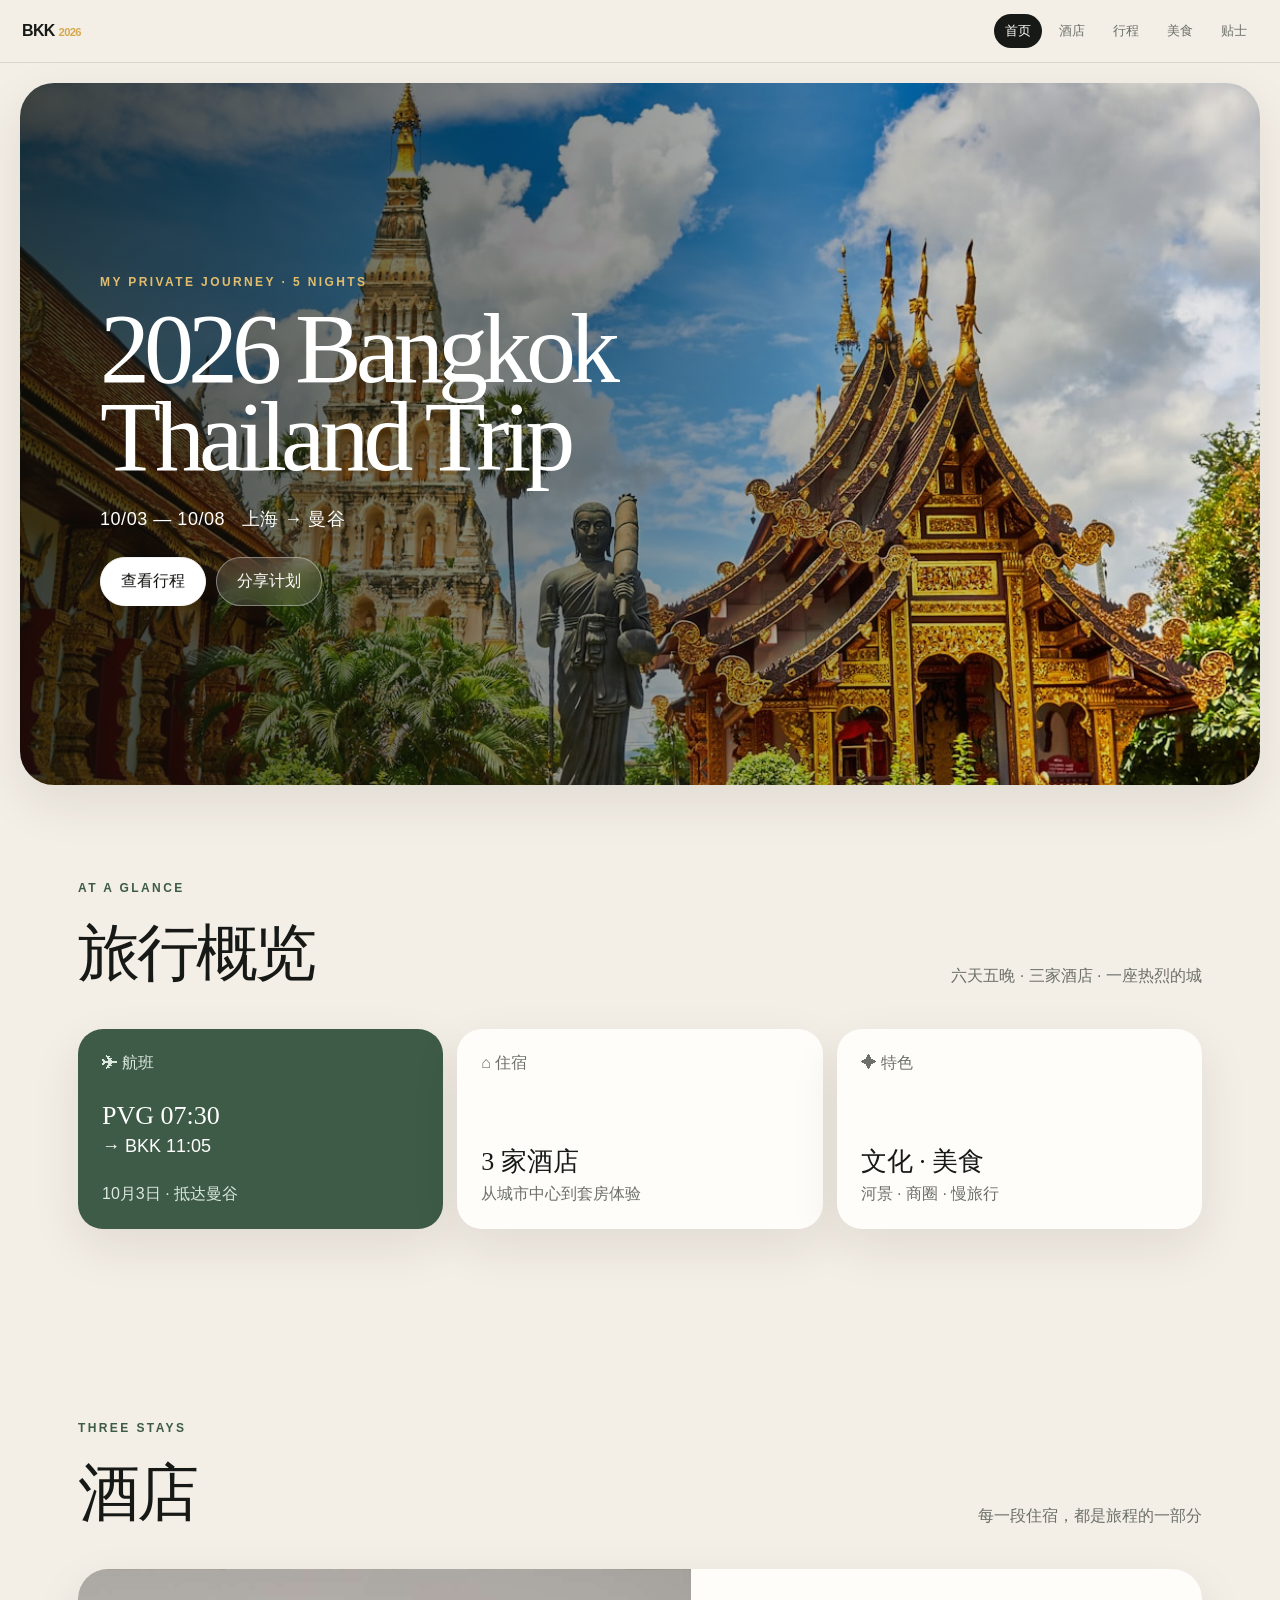
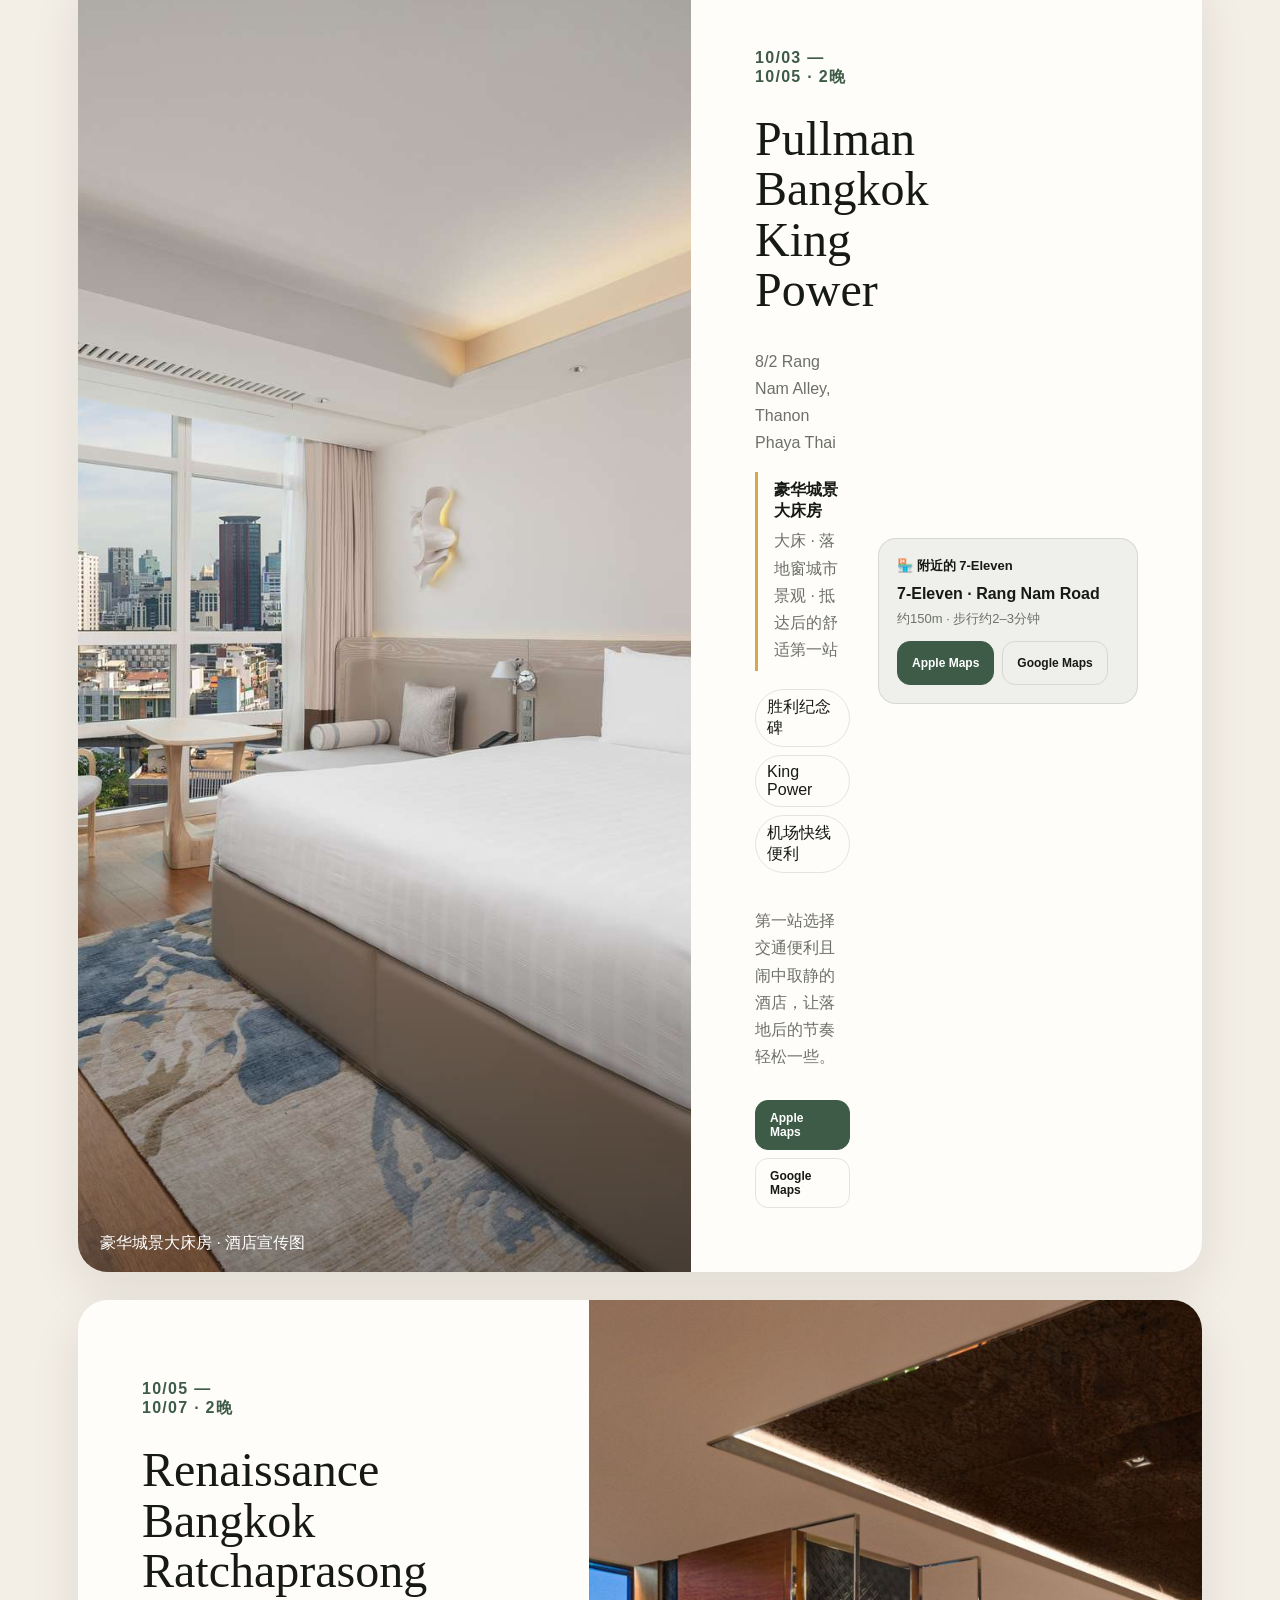
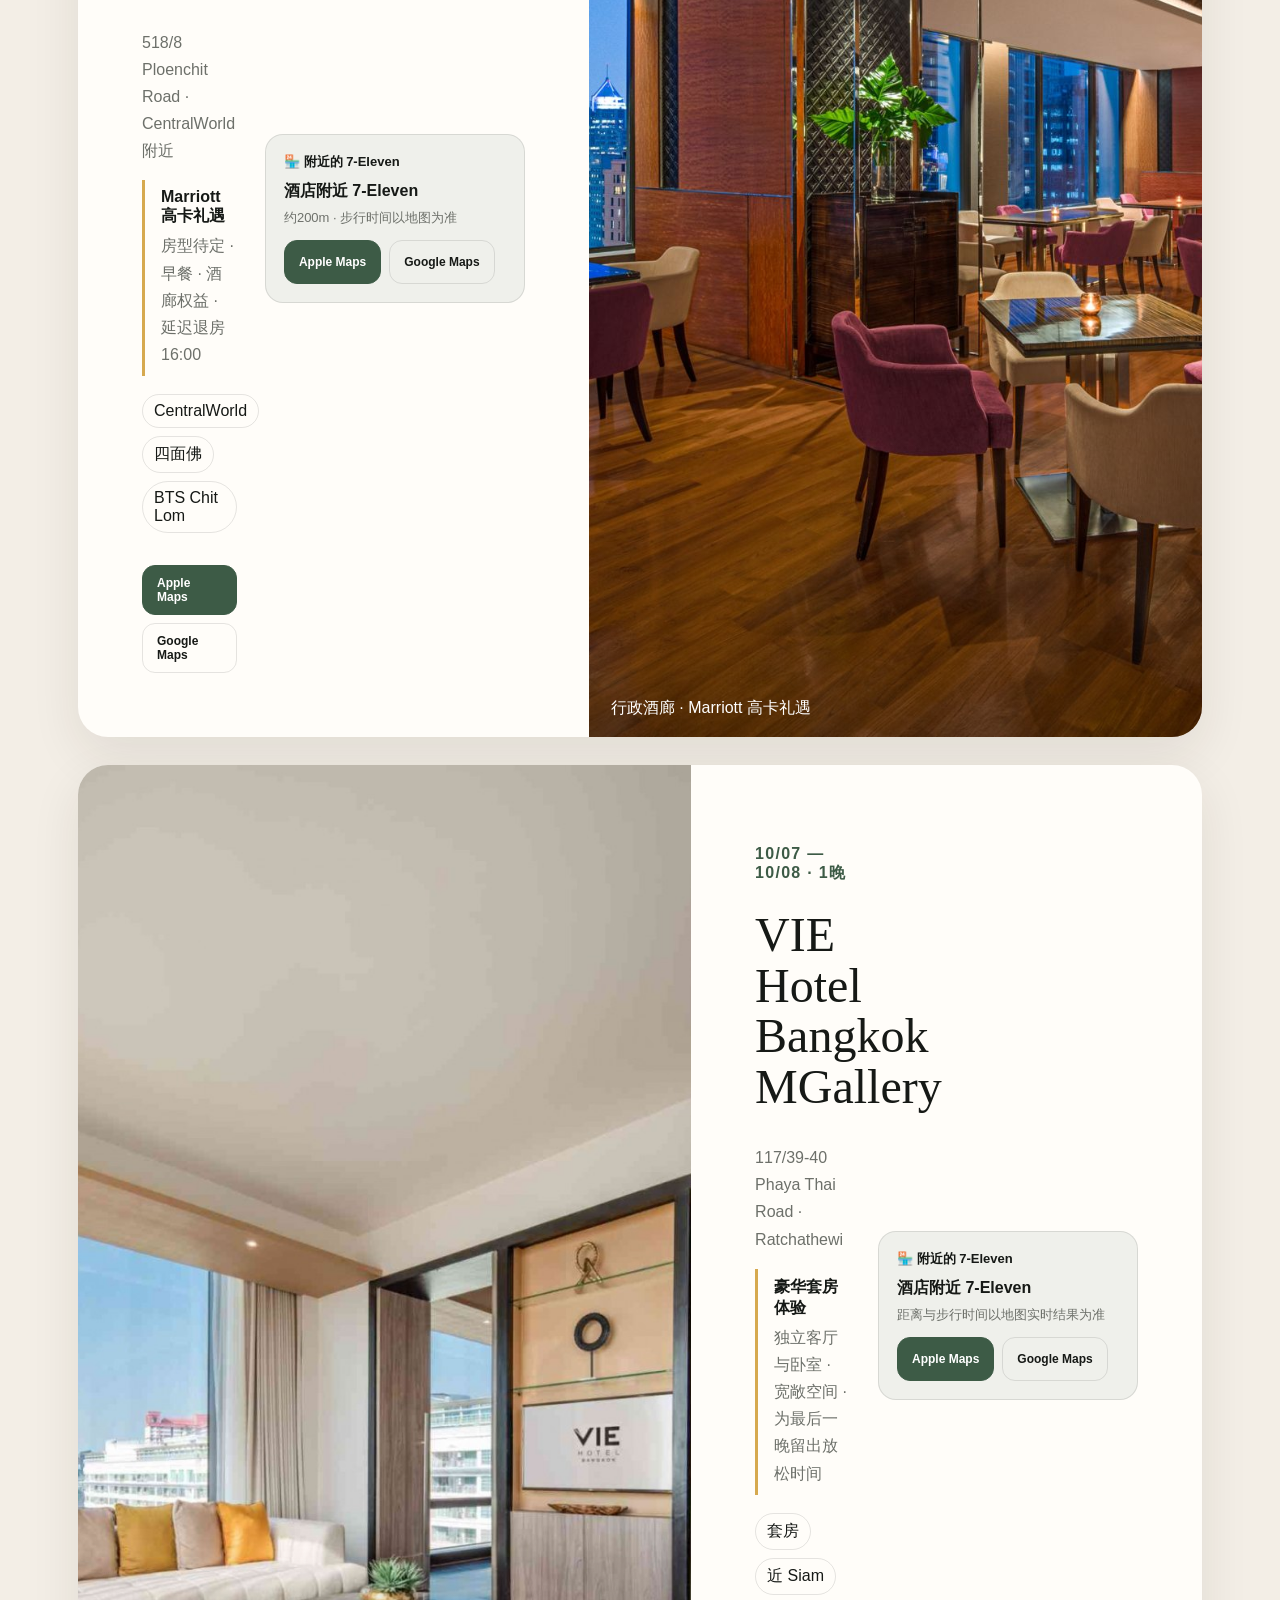
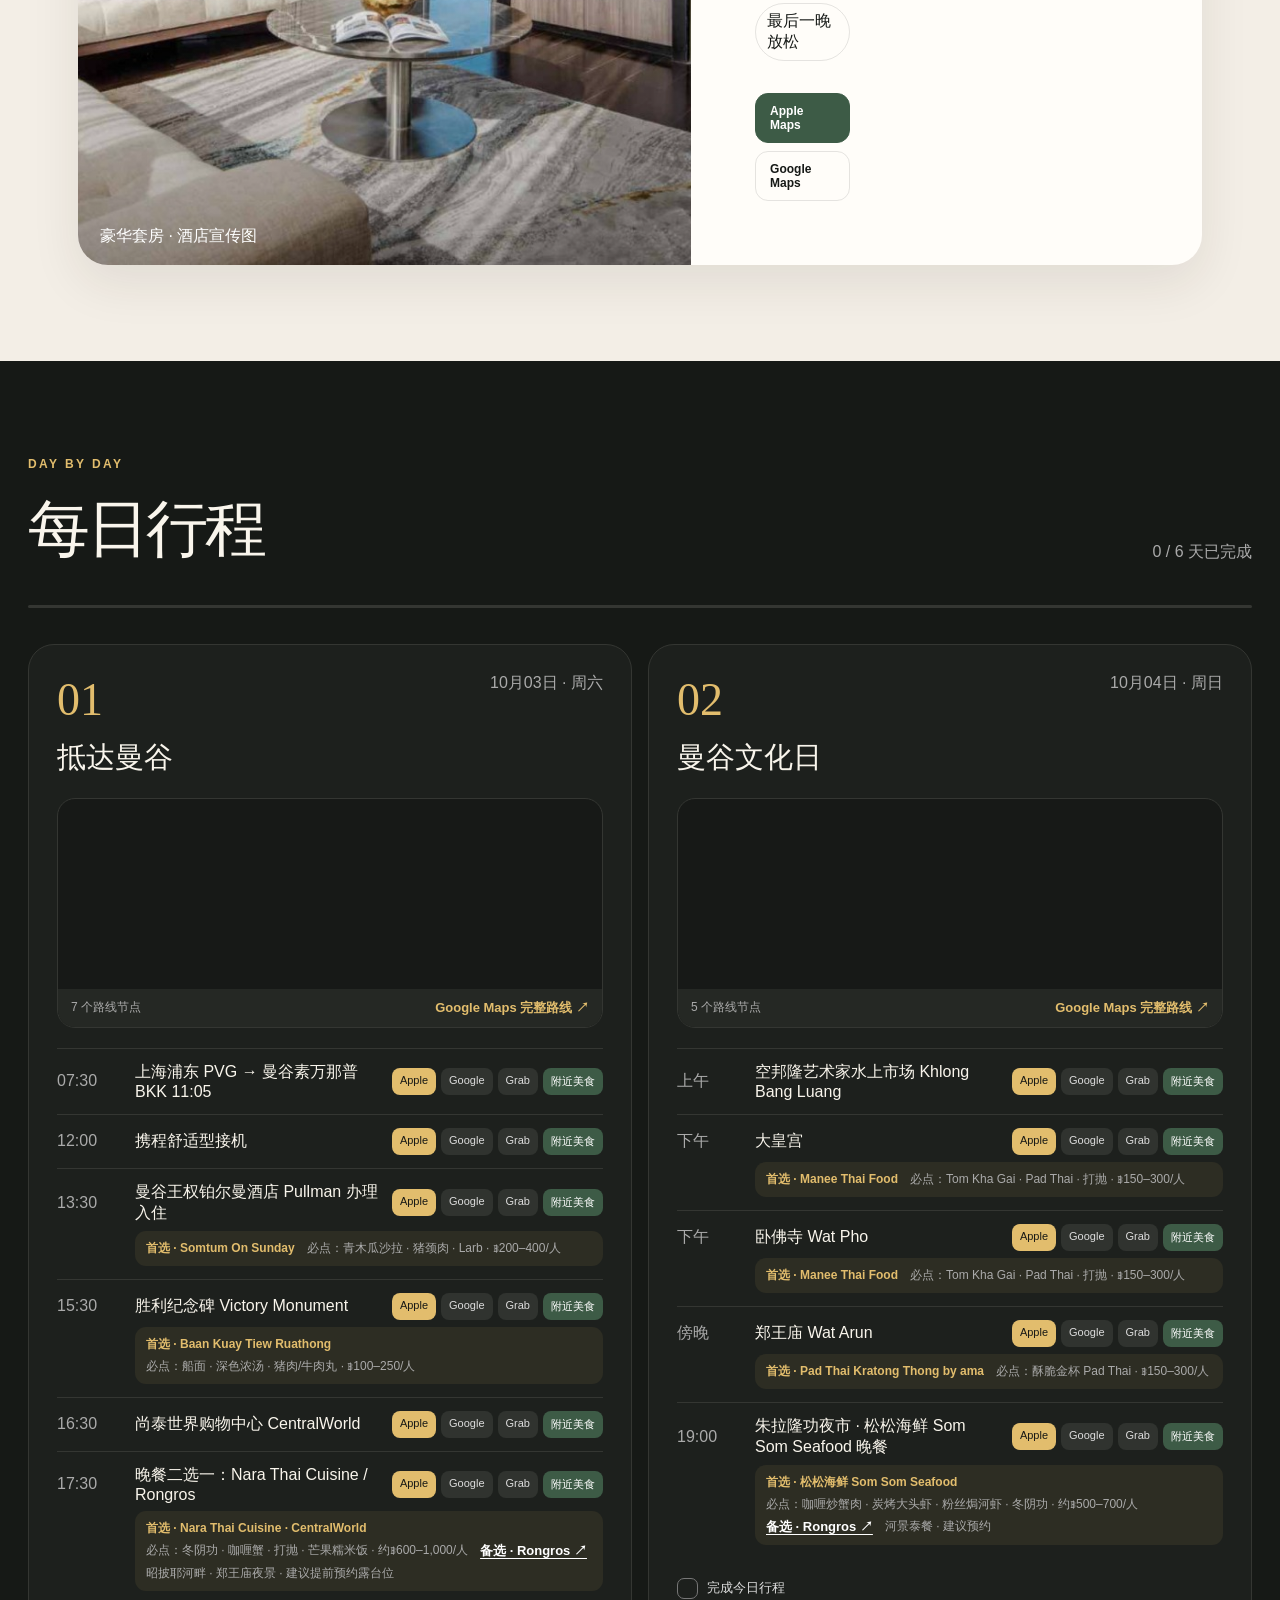
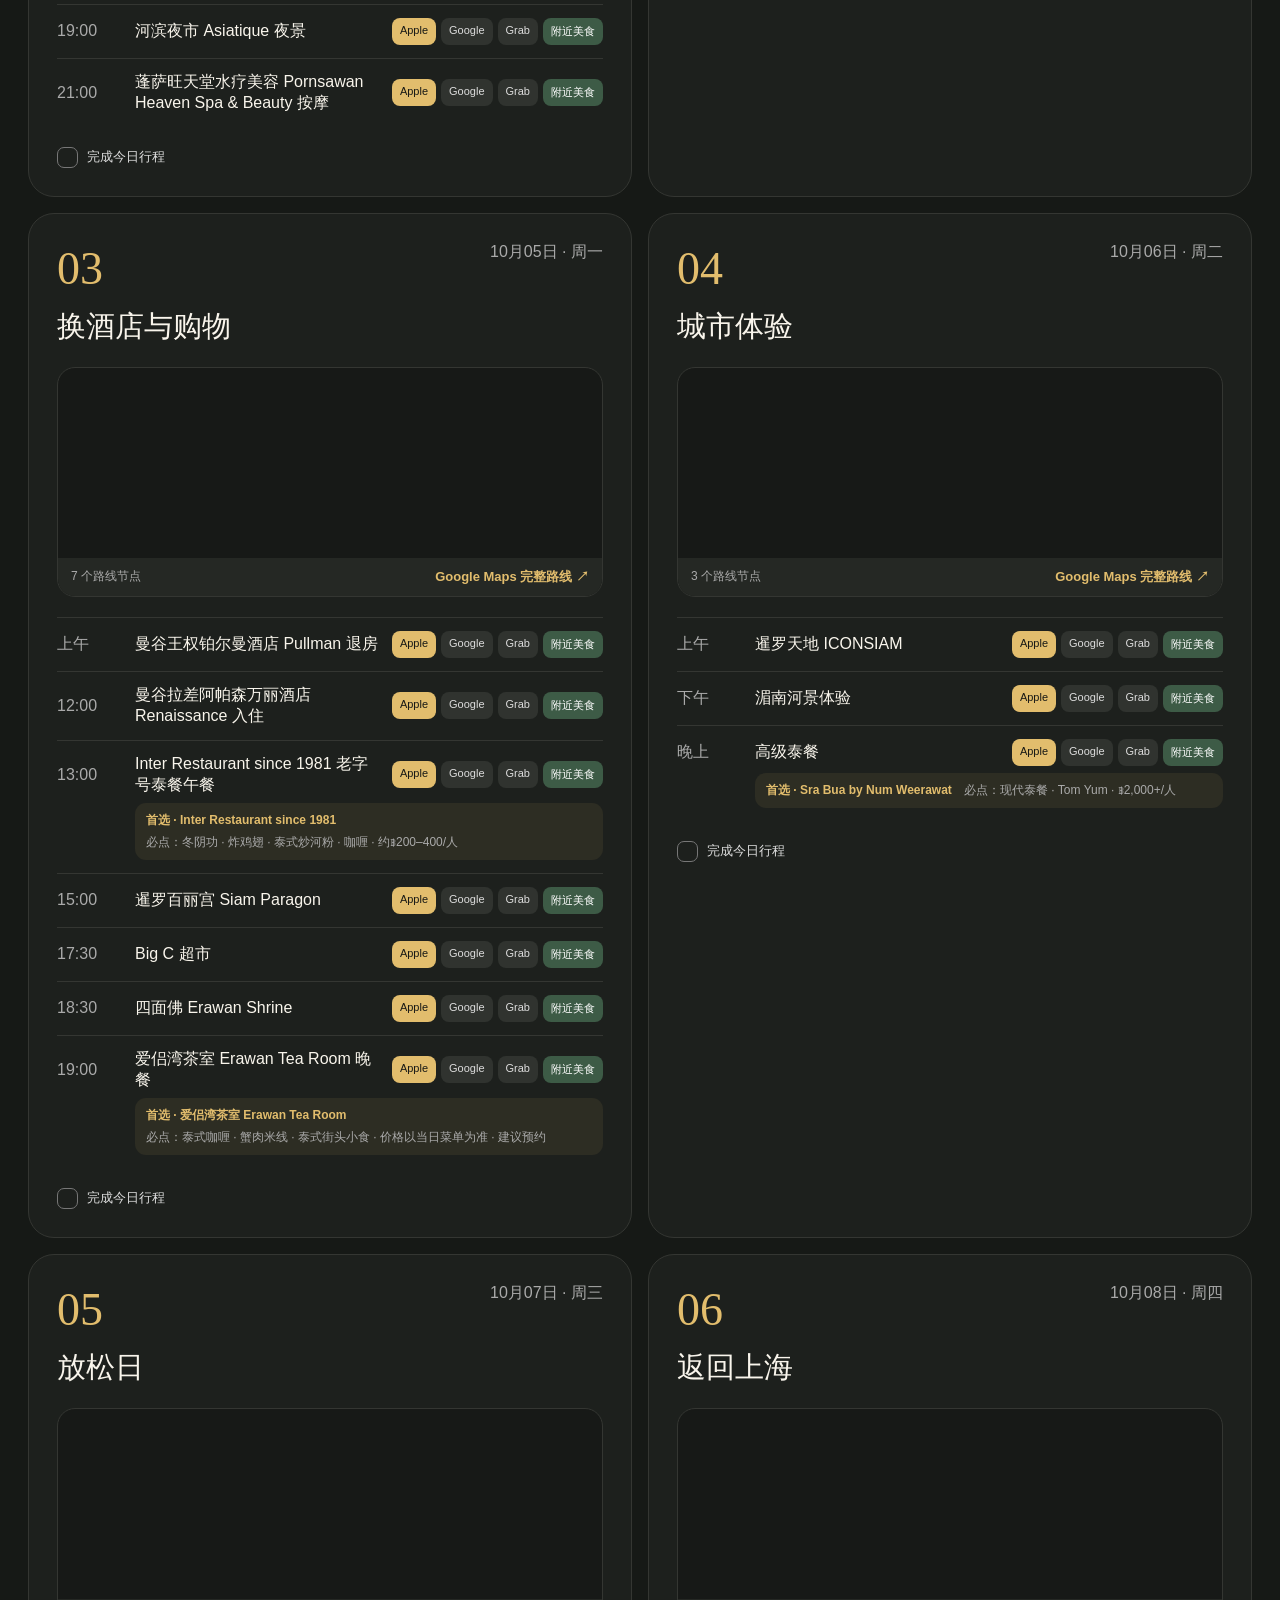
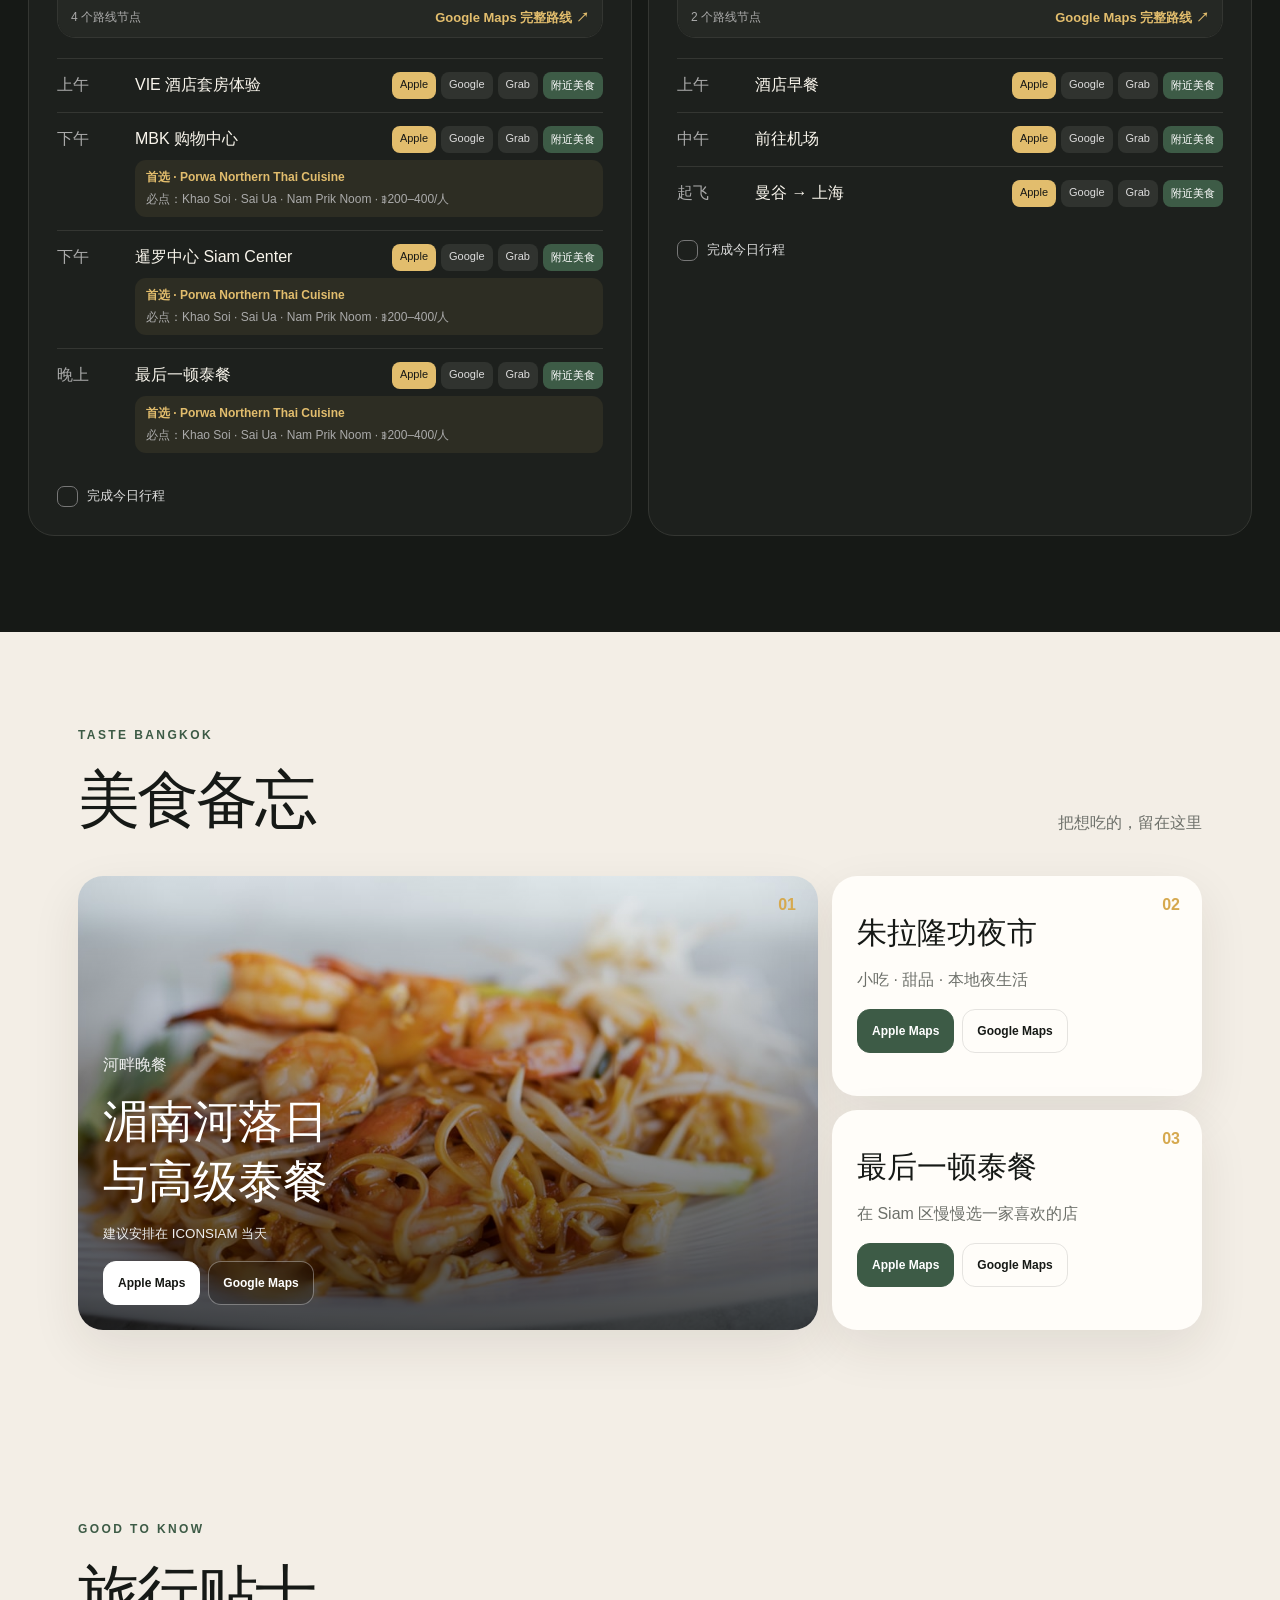
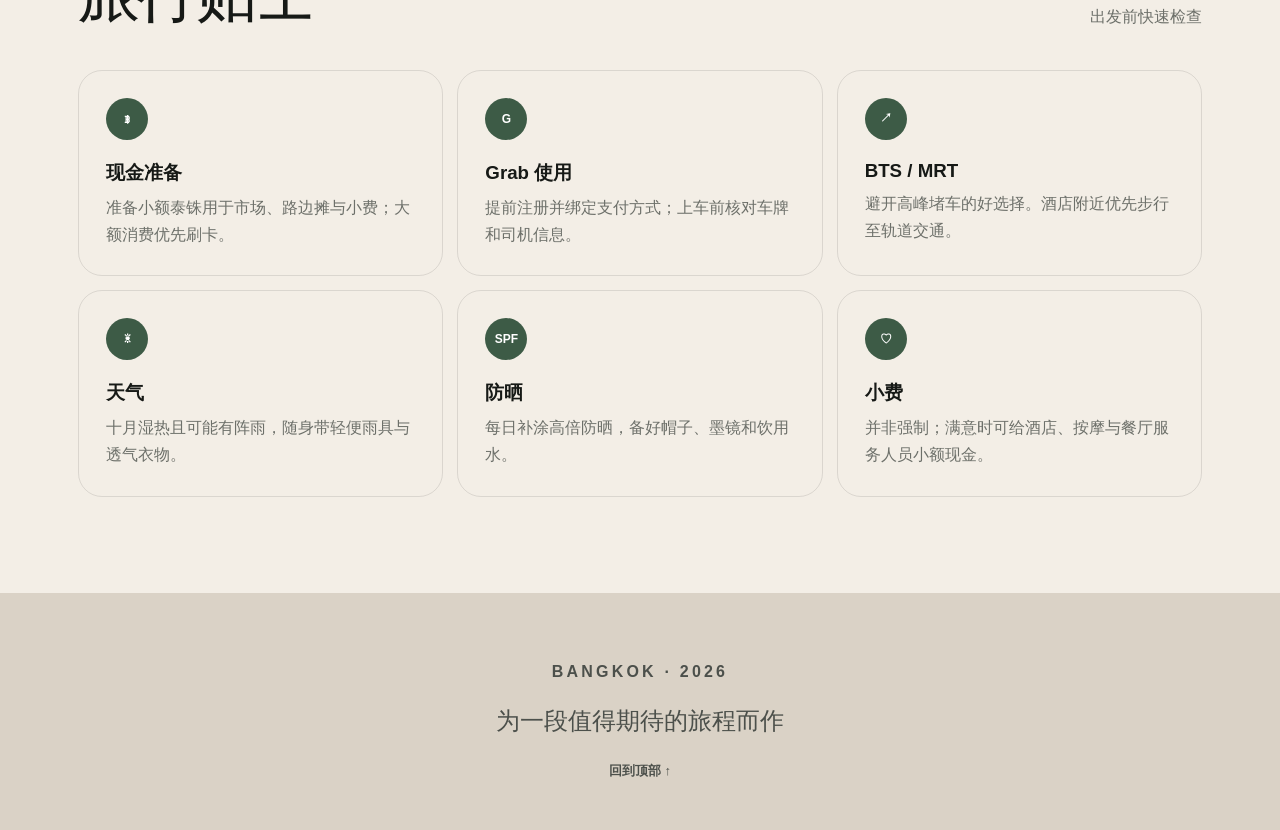
<file: index.html>
<!doctype html>
<html lang="zh-CN">
<head>
  <meta charset="UTF-8">
  <meta name="viewport" content="width=device-width, initial-scale=1, viewport-fit=cover">
  <meta name="theme-color" content="#f3eee6" media="(prefers-color-scheme: light)">
  <meta name="theme-color" content="#10100f" media="(prefers-color-scheme: dark)">
  <meta name="apple-mobile-web-app-capable" content="yes">
  <meta name="apple-mobile-web-app-status-bar-style" content="black-translucent">
  <meta name="apple-mobile-web-app-title" content="BKK 2026">
  <title>2026 Bangkok Trip Planner</title>
  <link rel="manifest" href="manifest.json">
  <link rel="apple-touch-icon" href="icons/icon-192.png">
  <link rel="stylesheet" href="style.css?v=18">
</head>
<body>
  <div class="trip-splash" aria-hidden="true">
    <div class="trip-splash-photo" role="img" aria-label="旅行成员照片"></div>
    <p>BANGKOK · 2026</p>
  </div>
  <header class="topbar">
    <a class="brand" href="#home" aria-label="返回首页">BKK <span>2026</span></a>
    <nav aria-label="页面导航">
      <a class="active" href="#home">首页</a><a href="#hotels">酒店</a><a href="#schedule">行程</a><a href="#food">美食</a><a href="#tips">贴士</a>
    </nav>
  </header>

  <main>
    <section class="hero section" id="home">
      <div class="hero-photo" role="img" aria-label="曼谷郑王庙与河景占位图片"></div>
      <div class="hero-copy">
        <p class="eyebrow">MY PRIVATE JOURNEY · 5 NIGHTS</p>
        <h1>2026 Bangkok<br>Thailand Trip</h1>
        <p class="subtitle">10/03 — 10/08&nbsp;&nbsp; 上海 → 曼谷</p>
        <div class="hero-actions"><a class="primary" href="#schedule">查看行程</a><button id="shareBtn" type="button">分享计划</button></div>
      </div>
    </section>

    <section class="section overview" aria-label="旅行概览">
      <div class="section-heading"><div><p class="eyebrow">AT A GLANCE</p><h2>旅行概览</h2></div><p>六天五晚 · 三家酒店 · 一座热烈的城</p></div>
      <div class="stat-grid">
        <article class="stat featured"><span>✈︎ 航班</span><strong>PVG 07:30</strong><i>→ BKK 11:05</i><small>10月3日 · 抵达曼谷</small></article>
        <article class="stat"><span>⌂ 住宿</span><strong>3 家酒店</strong><small>从城市中心到套房体验</small></article>
        <article class="stat"><span>✦ 特色</span><strong>文化 · 美食</strong><small>河景 · 商圈 · 慢旅行</small></article>
      </div>
    </section>

    <section class="section" id="hotels">
      <div class="section-heading"><div><p class="eyebrow">THREE STAYS</p><h2>酒店</h2></div><p>每一段住宿，都是旅程的一部分</p></div>
      <div class="hotel-list">
        <article class="hotel-card"><div class="hotel-img pullman"><span>豪华城景大床房 · 酒店宣传图</span></div><div class="hotel-info"><p class="date">10/03 — 10/05 · 2晚</p><h3>Pullman Bangkok<br>King Power</h3><p class="address">8/2 Rang Nam Alley, Thanon Phaya Thai</p><div class="benefit"><b>豪华城景大床房</b><span>大床 · 落地窗城市景观 · 抵达后的舒适第一站</span></div><div class="chips"><span>胜利纪念碑</span><span>King Power</span><span>机场快线便利</span></div><p class="reason">第一站选择交通便利且闹中取静的酒店，让落地后的节奏轻松一些。</p><div class="map-actions"><a class="primary-map" href="https://maps.apple.com/?q=Pullman+Bangkok+King+Power" target="_blank" rel="noopener">Apple Maps</a><a href="https://www.google.com/maps/search/?api=1&query=Pullman+Bangkok+King+Power" target="_blank" rel="noopener">Google Maps</a></div><div class="nearby"><p>🏪 <b>附近的 7-Eleven</b></p><strong>7-Eleven · Rang Nam Road</strong><span>约150m · 步行约2–3分钟</span><div class="nearby-actions"><a class="apple-walk" href="https://maps.apple.com/?q=7-Eleven+near+Pullman+Bangkok+King+Power" target="_blank" rel="noopener">Apple Maps</a><a href="https://www.google.com/maps/search/?api=1&amp;query=7-Eleven+near+Pullman+Bangkok+King+Power" target="_blank" rel="noopener">Google Maps</a></div></div></div></article>
        <article class="hotel-card reverse"><div class="hotel-img renaissance"><span>行政酒廊 · Marriott 高卡礼遇</span></div><div class="hotel-info"><p class="date">10/05 — 10/07 · 2晚</p><h3>Renaissance Bangkok<br>Ratchaprasong</h3><p class="address">518/8 Ploenchit Road · CentralWorld 附近</p><div class="benefit"><b>Marriott 高卡礼遇</b><span>房型待定 · 早餐 · 酒廊权益 · 延迟退房 16:00</span></div><div class="chips"><span>CentralWorld</span><span>四面佛</span><span>BTS Chit Lom</span></div><div class="map-actions"><a class="primary-map" href="https://maps.apple.com/?q=Renaissance+Bangkok+Ratchaprasong" target="_blank" rel="noopener">Apple Maps</a><a href="https://www.google.com/maps/search/?api=1&query=Renaissance+Bangkok+Ratchaprasong+Hotel" target="_blank" rel="noopener">Google Maps</a></div><div class="nearby"><p>🏪 <b>附近的 7-Eleven</b></p><strong>酒店附近 7-Eleven</strong><span>约200m · 步行时间以地图为准</span><div class="nearby-actions"><a class="apple-walk" href="https://maps.apple.com/?q=7-Eleven+near+Renaissance+Bangkok+Ratchaprasong" target="_blank" rel="noopener">Apple Maps</a><a href="https://www.google.com/maps/search/?api=1&amp;query=7-Eleven+near+Renaissance+Bangkok+Ratchaprasong" target="_blank" rel="noopener">Google Maps</a></div></div></div></article>
        <article class="hotel-card"><div class="hotel-img vie"><span>豪华套房 · 酒店宣传图</span></div><div class="hotel-info"><p class="date">10/07 — 10/08 · 1晚</p><h3>VIE Hotel Bangkok<br>MGallery</h3><p class="address">117/39-40 Phaya Thai Road · Ratchathewi</p><div class="benefit"><b>豪华套房体验</b><span>独立客厅与卧室 · 宽敞空间 · 为最后一晚留出放松时间</span></div><div class="chips"><span>套房</span><span>近 Siam</span><span>最后一晚放松</span></div><div class="map-actions"><a class="primary-map" href="https://maps.apple.com/?q=VIE+Hotel+Bangkok+MGallery" target="_blank" rel="noopener">Apple Maps</a><a href="https://www.google.com/maps/search/?api=1&query=VIE+Hotel+Bangkok+MGallery" target="_blank" rel="noopener">Google Maps</a></div><div class="nearby"><p>🏪 <b>附近的 7-Eleven</b></p><strong>酒店附近 7-Eleven</strong><span>距离与步行时间以地图实时结果为准</span><div class="nearby-actions"><a class="apple-walk" href="https://maps.apple.com/?q=7-Eleven+near+VIE+Hotel+Bangkok" target="_blank" rel="noopener">Apple Maps</a><a href="https://www.google.com/maps/search/?api=1&amp;query=7-Eleven+near+VIE+Hotel+Bangkok" target="_blank" rel="noopener">Google Maps</a></div></div></div></article>
      </div>
    </section>

    <section class="section schedule-section" id="schedule">
      <div class="section-heading"><div><p class="eyebrow">DAY BY DAY</p><h2>每日行程</h2></div><p><span id="progressText">0 / 6</span> 天已完成</p></div>
      <div class="progress"><span id="progressBar"></span></div>
      <div id="days" class="days"></div>
    </section>

    <section class="section" id="food">
      <div class="section-heading"><div><p class="eyebrow">TASTE BANGKOK</p><h2>美食备忘</h2></div><p>把想吃的，留在这里</p></div>
      <div class="food-grid">
        <article class="food hero-food"><span class="food-no">01</span><div><p>河畔晚餐</p><h3>湄南河落日<br>与高级泰餐</h3><small>建议安排在 ICONSIAM 当天</small><div class="food-maps"><a href="https://maps.apple.com/?q=Thai+Fine+Dining+ICONSIAM+Bangkok" target="_blank" rel="noopener">Apple Maps</a><a href="https://www.google.com/maps/search/?api=1&query=Thai+Fine+Dining+ICONSIAM+Bangkok" target="_blank" rel="noopener">Google Maps</a></div></div></article>
        <article class="food"><span class="food-no">02</span><h3>朱拉隆功夜市</h3><p>小吃 · 甜品 · 本地夜生活</p><div class="food-maps"><a href="https://maps.apple.com/?q=Chulalongkorn+University+Night+Market" target="_blank" rel="noopener">Apple Maps</a><a href="https://www.google.com/maps/search/?api=1&query=Chulalongkorn+University+Night+Market" target="_blank" rel="noopener">Google Maps</a></div></article>
        <article class="food"><span class="food-no">03</span><h3>最后一顿泰餐</h3><p>在 Siam 区慢慢选一家喜欢的店</p><div class="food-maps"><a href="https://maps.apple.com/?q=Thai+Restaurant+Siam+Bangkok" target="_blank" rel="noopener">Apple Maps</a><a href="https://www.google.com/maps/search/?api=1&query=Thai+Restaurant+Siam+Bangkok" target="_blank" rel="noopener">Google Maps</a></div></article>
      </div>
    </section>

    <section class="section" id="tips">
      <div class="section-heading"><div><p class="eyebrow">GOOD TO KNOW</p><h2>旅行贴士</h2></div><p>出发前快速检查</p></div>
      <div class="tips-grid">
        <article><span>฿</span><h3>现金准备</h3><p>准备小额泰铢用于市场、路边摊与小费；大额消费优先刷卡。</p></article>
        <article><span>G</span><h3>Grab 使用</h3><p>提前注册并绑定支付方式；上车前核对车牌和司机信息。</p></article>
        <article><span>↗</span><h3>BTS / MRT</h3><p>避开高峰堵车的好选择。酒店附近优先步行至轨道交通。</p></article>
        <article><span>☀︎</span><h3>天气</h3><p>十月湿热且可能有阵雨，随身带轻便雨具与透气衣物。</p></article>
        <article><span>SPF</span><h3>防晒</h3><p>每日补涂高倍防晒，备好帽子、墨镜和饮用水。</p></article>
        <article><span>♡</span><h3>小费</h3><p>并非强制；满意时可给酒店、按摩与餐厅服务人员小额现金。</p></article>
      </div>
    </section>
  </main>
  <footer><strong>BANGKOK · 2026</strong><p>为一段值得期待的旅程而作</p><a href="#home">回到顶部 ↑</a></footer>
  <script src="script.js?v=18"></script>
</body>
</html>
</file>
<file: style.css>
:root{--bg:#f3eee6;--card:#fffdf9;--ink:#161916;--muted:#6d706a;--accent:#3d5b46;--accent2:#d6a94f;--line:rgba(22,25,22,.11);--shadow:0 18px 50px rgba(41,35,25,.09)}*{box-sizing:border-box}html{scroll-behavior:smooth;scroll-padding-top:92px}body{margin:0;background:var(--bg);color:var(--ink);font-family:-apple-system,BlinkMacSystemFont,"SF Pro Display","PingFang SC","Helvetica Neue",sans-serif;-webkit-font-smoothing:antialiased}a{color:inherit;text-decoration:none}button{font:inherit}.topbar{position:sticky;top:0;z-index:20;display:flex;align-items:center;justify-content:space-between;padding:14px max(22px,calc((100vw - 1180px)/2));padding-top:max(14px,env(safe-area-inset-top));background:color-mix(in srgb,var(--bg) 82%,transparent);backdrop-filter:blur(22px);-webkit-backdrop-filter:blur(22px);border-bottom:1px solid var(--line)}.brand{font-weight:850;letter-spacing:-.04em}.brand span{color:var(--accent2);font-size:.7em}.topbar nav{display:flex;gap:6px;overflow:auto;scrollbar-width:none}.topbar nav a{padding:8px 11px;border-radius:99px;color:var(--muted);font-size:13px;white-space:nowrap}.topbar nav a.active{color:var(--card);background:var(--ink)}.section{max-width:1180px;margin:auto;padding:96px 28px}.hero{max-width:none;padding:20px 20px 0;position:relative}.hero-photo{height:min(78vh,780px);min-height:580px;border-radius:34px;background:linear-gradient(90deg,rgba(6,13,8,.77),rgba(6,13,8,.05)),url('assets/hero.jpg') center/cover;box-shadow:var(--shadow)}.hero-copy{position:absolute;left:max(52px,calc((100vw - 1080px)/2));top:50%;transform:translateY(-45%);color:#fff;max-width:650px}.eyebrow{font-size:12px;font-weight:800;letter-spacing:.2em;margin:0 0 16px;color:var(--accent)}.hero .eyebrow{color:#e2bd6d}.hero h1{font-family:Georgia,"Times New Roman",serif;font-size:clamp(50px,8vw,100px);font-weight:500;letter-spacing:-.06em;line-height:.88;margin:0}.subtitle{font-size:18px;letter-spacing:.03em;margin:26px 0}.hero-actions{display:flex;gap:10px}.hero-actions a,.hero-actions button{border:1px solid rgba(255,255,255,.4);border-radius:99px;padding:13px 20px;color:#fff;background:rgba(255,255,255,.12);backdrop-filter:blur(10px);cursor:pointer}.hero-actions .primary{color:#12130f;background:#fff;border-color:#fff}.section-heading{display:flex;justify-content:space-between;align-items:end;margin-bottom:34px}.section-heading h2{font-family:Georgia,"Songti SC",serif;font-size:clamp(38px,5vw,62px);font-weight:500;letter-spacing:-.05em;margin:0}.section-heading>p{color:var(--muted);margin:0 0 8px}.stat-grid{display:grid;grid-template-columns:repeat(4,1fr);gap:14px}.stat{min-height:200px;padding:24px;border-radius:25px;background:var(--card);display:flex;flex-direction:column;box-shadow:var(--shadow)}.stat.featured{background:var(--accent);color:#fff}.stat span,.stat small{font-size:13px;color:var(--muted)}.stat.featured span,.stat.featured small{color:#dce8df}.stat strong{font-family:Georgia,serif;font-size:26px;font-weight:500;margin:auto 0 5px}.stat i{font-style:normal;font-size:18px;margin-bottom:auto}.text-button{border:0;background:none;padding:0;margin-top:auto;text-align:left;color:var(--accent);cursor:pointer}.hotel-list{display:grid;gap:28px}.hotel-card{display:grid;grid-template-columns:1.2fr 1fr;min-height:500px;background:var(--card);border-radius:30px;overflow:hidden;box-shadow:var(--shadow)}.hotel-card.reverse{grid-template-columns:1fr 1.2fr}.hotel-card.reverse .hotel-img{order:2}.hotel-img{background-size:cover;background-position:center;position:relative}.hotel-img:after{content:"";position:absolute;inset:0;background:linear-gradient(transparent 70%,rgba(0,0,0,.35))}.hotel-img span{position:absolute;z-index:1;left:22px;bottom:18px;color:#fff;font-size:12px}.pullman{background-image:url('assets/pullman.jpg'),linear-gradient(135deg,#65766a,#293b30)}.renaissance{background-image:url('assets/renaissance.jpg'),linear-gradient(135deg,#b69e86,#53473d)}.vie{background-image:url('assets/vie.jpg'),linear-gradient(135deg,#9a8a72,#39352f)}.hotel-info{padding:clamp(30px,5vw,64px);display:flex;flex-direction:column;justify-content:center}.date{color:var(--accent);font-size:13px;font-weight:750;letter-spacing:.08em}.hotel-info h3{font-family:Georgia,"Songti SC",serif;font-size:clamp(30px,4vw,48px);font-weight:500;line-height:1.05;margin:10px 0 16px}.address,.reason,.benefit span{color:var(--muted);line-height:1.7}.chips{display:flex;flex-wrap:wrap;gap:8px;margin:18px 0}.chips span{padding:7px 11px;border:1px solid var(--line);border-radius:99px;font-size:12px}.benefit{border-left:3px solid var(--accent2);padding:8px 0 8px 16px;display:grid;gap:5px}.map{margin-top:14px;font-weight:700;color:var(--accent)}.schedule-section{max-width:none;background:var(--ink);color:#f9f5ec}.schedule-section .eyebrow{color:#e2bd6d}.schedule-section .section-heading>p{color:#aaa}.progress{height:3px;background:#343632;margin-bottom:36px;border-radius:9px;overflow:hidden}.progress span{display:block;width:0;height:100%;background:#e2bd6d;transition:.35s}.days{display:grid;grid-template-columns:repeat(2,minmax(0,1fr));gap:16px}.day{border:1px solid #343632;background:#1d201d;border-radius:26px;padding:28px;transition:.25s}.day.done{opacity:.55}.day-head{display:flex;justify-content:space-between}.day-num{font-family:Georgia,serif;font-size:46px;color:#e2bd6d}.day-date{font-size:13px;color:#aaa}.day h3{font-family:Georgia,"Songti SC",serif;font-size:29px;font-weight:500;margin:12px 0 20px}.timeline{list-style:none;margin:0;padding:0}.timeline li{display:grid;grid-template-columns:66px 1fr auto;gap:12px;padding:13px 0;border-top:1px solid #343632;align-items:center}.timeline time{font-size:12px;color:#aaa}.place-links{display:flex;gap:5px}.place-links a{font-size:11px;padding:6px 8px;border-radius:8px;background:#30332f;color:#ddd}.complete{display:flex;align-items:center;gap:9px;margin-top:20px;color:#ddd;font-size:13px;cursor:pointer}.complete input{appearance:none;width:21px;height:21px;border:1px solid #777;border-radius:7px;margin:0}.complete input:checked{background:#e2bd6d;border-color:#e2bd6d;box-shadow:inset 0 0 0 5px #1d201d}.food-grid{display:grid;grid-template-columns:2fr 1fr;gap:14px}.food{min-height:220px;border-radius:25px;padding:25px;background:var(--card);position:relative;box-shadow:var(--shadow)}.food h3{font-family:Georgia,"Songti SC",serif;font-size:30px;font-weight:500;margin:12px 0}.food p,.food small{color:var(--muted)}.hero-food{grid-row:span 2;min-height:454px;color:#fff;display:flex;align-items:end;background:linear-gradient(0deg,rgba(0,0,0,.72),transparent),url('assets/food.jpg') center/cover}.hero-food h3{font-size:45px}.hero-food p,.hero-food small{color:#eee}.food-no{position:absolute;right:22px;top:20px;color:var(--accent2);font-weight:800}.tips-grid{display:grid;grid-template-columns:repeat(3,1fr);gap:14px}.tips-grid article{padding:27px;border:1px solid var(--line);border-radius:24px}.tips-grid article>span{display:grid;place-items:center;width:42px;height:42px;border-radius:50%;background:var(--accent);color:#fff;font-weight:800;font-size:12px}.tips-grid h3{margin:20px 0 8px}.tips-grid p{color:var(--muted);line-height:1.7;margin:0;font-size:14px}footer{padding:70px 28px calc(50px + env(safe-area-inset-bottom));text-align:center;background:#dad2c6;color:#4c504b}footer strong{letter-spacing:.2em}footer p{font-family:Georgia,"Songti SC",serif;font-size:24px}footer a{font-size:13px;font-weight:700}
@media(max-width:800px){.topbar{display:block;padding-inline:18px}.brand{display:block;margin-bottom:10px}.topbar nav{margin-inline:-5px}.topbar nav a{padding:7px 10px}.section{padding:72px 18px}.hero{padding:10px 10px 0}.hero-photo{min-height:660px;height:82vh;border-radius:25px;background-position:60% center}.hero-copy{left:34px;right:28px;top:auto;bottom:52px;transform:none}.hero h1{font-size:52px}.section-heading{display:block}.section-heading>p{margin-top:9px}.stat-grid{grid-template-columns:1fr 1fr}.stat{min-height:170px;padding:19px}.stat strong{font-size:22px}.hotel-card,.hotel-card.reverse{grid-template-columns:1fr}.hotel-card.reverse .hotel-img{order:0}.hotel-img{min-height:320px}.hotel-info{padding:30px 24px 36px}.days{grid-template-columns:1fr}.timeline li{grid-template-columns:52px 1fr}.place-links{grid-column:2;justify-self:start}.food-grid{grid-template-columns:1fr}.hero-food{grid-row:auto;min-height:430px}.tips-grid{grid-template-columns:1fr 1fr}}
@media(max-width:430px){.hero h1{font-size:46px}.stat-grid,.tips-grid{grid-template-columns:1fr}.stat{min-height:150px}.hotel-img{min-height:280px}.day{padding:22px}.hero-food h3{font-size:37px}}
@media(prefers-color-scheme:dark){:root{--bg:#10100f;--card:#1c1d1b;--ink:#f2eee7;--muted:#a6a49f;--accent:#91b99b;--line:rgba(255,255,255,.1);--shadow:0 18px 50px rgba(0,0,0,.25)}.topbar nav a.active{background:#f2eee7;color:#171815}footer{background:#1a1b19;color:#aaa}}
@media(prefers-reduced-motion:reduce){html{scroll-behavior:auto}*{transition:none!important}}

/* PWA、导航与地点操作增强 */
html,body{max-width:100%;overflow-x:hidden}.stat-grid{grid-template-columns:repeat(3,1fr)}.map-actions,.nearby-actions,.food-maps{display:flex;flex-wrap:wrap;gap:8px}.map-actions{margin-top:14px}.map-actions a,.nearby-actions a,.food-maps a{min-height:44px;display:inline-flex;align-items:center;justify-content:center;padding:10px 14px;border:1px solid var(--line);border-radius:13px;font-size:12px;font-weight:750}.map-actions .primary-map,.nearby-actions a:first-child,.food-maps a:first-child{color:#fff;background:var(--accent);border-color:var(--accent)}.nearby{display:grid;gap:7px;margin-top:20px;padding:18px;border-radius:18px;background:color-mix(in srgb,var(--accent) 8%,var(--card));border:1px solid var(--line)}.nearby p{margin:0 0 3px;font-size:13px}.nearby>span{font-size:13px;color:var(--muted)}.nearby-actions{margin-top:6px}.food-maps{margin-top:18px}.hero-food .food-maps a{color:#fff;border-color:rgba(255,255,255,.35);background:rgba(0,0,0,.2);backdrop-filter:blur(8px)}.hero-food .food-maps a:first-child{background:#fff;color:#151713;border-color:#fff}.place-links .apple-map{background:#e2bd6d;color:#171815}.hotel-card,.food,.day,.stat{width:100%;max-width:100%}
@media(max-width:800px){body{padding-bottom:calc(74px + env(safe-area-inset-bottom))}.topbar{position:fixed;top:auto;left:0;right:0;bottom:0;display:block;padding:8px 12px max(8px,env(safe-area-inset-bottom));background:color-mix(in srgb,var(--card) 88%,transparent);border-top:1px solid var(--line);border-bottom:0}.topbar .brand{display:none}.topbar nav{display:grid;grid-template-columns:repeat(5,1fr);gap:3px;margin:0;overflow:visible}.topbar nav a{min-height:48px;display:flex;align-items:center;justify-content:center;padding:8px 3px;font-size:12px}.topbar nav a.active{background:color-mix(in srgb,var(--accent) 14%,transparent);color:var(--accent)}html{scroll-padding-top:12px}.stat-grid{grid-template-columns:1fr}.hotel-card,.hotel-card.reverse{width:100%;grid-template-columns:minmax(0,1fr);border-radius:28px}.hotel-img{margin:10px 10px 0;border-radius:21px;overflow:hidden}.map-actions a,.nearby-actions a{flex:1}.food-maps a{min-width:120px}.place-links a{min-height:36px;display:inline-flex;align-items:center;padding-inline:10px}.complete{min-height:48px}.hero-actions a,.hero-actions button{min-height:48px}}

/* iPhone safe areas and responsive hotel details */
.topbar{padding-left:max(22px,env(safe-area-inset-left));padding-right:max(22px,env(safe-area-inset-right))}.hero{padding-left:max(20px,env(safe-area-inset-left));padding-right:max(20px,env(safe-area-inset-right))}.hotel-info{display:grid;grid-template-columns:minmax(0,1fr) minmax(260px,.72fr);column-gap:28px;align-content:center}.hotel-info>*:not(.nearby){grid-column:1}.hotel-info .nearby{grid-column:2;grid-row:1/12;align-self:center;margin-top:0}.nearby-actions a:first-child{background:var(--accent);border-color:var(--accent);color:#fff}p,.address,.reason,.benefit span,.tips-grid p{font-size:max(15px,1em)}a,button,.chips span,.date,.day-date,.timeline time,.hotel-img span,.stat span,.stat small{font-size:max(13px,1em)}
@media(max-width:800px){.topbar{padding-left:max(12px,env(safe-area-inset-left));padding-right:max(12px,env(safe-area-inset-right))}.hero{padding-left:max(10px,env(safe-area-inset-left));padding-right:max(10px,env(safe-area-inset-right))}.hero-copy{left:max(28px,calc(env(safe-area-inset-left) + 22px));right:max(24px,calc(env(safe-area-inset-right) + 18px))}.hero-photo{background-position:62% center}.hero h1{font-size:clamp(42px,12vw,52px)}.hotel-info{display:flex;flex-direction:column}.hotel-info .nearby{margin-top:20px;width:100%}.hotel-img{width:calc(100% - 20px)}.food,.day,.stat,.hotel-card{min-width:0}.timeline li{min-width:0}.timeline li>span:nth-child(2){overflow-wrap:anywhere}}
@media(max-width:390px){.hero h1{font-size:42px}.hero-photo{min-height:620px}.section{padding-left:16px;padding-right:16px}.hotel-info{padding-left:20px;padding-right:20px}.place-links{flex-wrap:wrap}}
@media(min-width:400px) and (max-width:404px){.hero-photo{height:calc(100svh - 10px);min-height:680px;max-height:864px}.hero-copy{bottom:max(54px,calc(env(safe-area-inset-bottom) + 28px))}.hero h1{font-size:48px}.topbar nav a{min-height:50px}}
.offline-edition{margin:24px 0 0!important;font:500 11px/1.4 -apple-system,BlinkMacSystemFont,sans-serif!important;letter-spacing:.08em;opacity:.6}
.place-links .food-nearby{background:var(--accent);color:#fff}
.food-pick{grid-column:2/-1;display:flex;flex-wrap:wrap;gap:5px 12px;margin-top:-5px;padding:9px 11px;border-radius:11px;background:rgba(226,189,109,.08);color:#b9b9b2;font-size:12px}.food-pick b{color:#e2bd6d}.food-pick span{color:#aaa}
.food-pick .food-alt{color:#fff;text-decoration:underline;text-underline-offset:3px;font-weight:700}
.day-map{margin:0 0 20px;border:1px solid #343632;border-radius:18px;overflow:hidden;background:#171917}.day-map iframe{display:block;width:100%;height:190px;border:0;filter:saturate(.85) contrast(.95)}.day-map-bar{display:flex;align-items:center;justify-content:space-between;gap:12px;padding:10px 13px;background:#252824;color:#aaa;font-size:12px}.day-map-bar a{color:#e2bd6d;font-weight:750;text-align:right}
@media(max-width:800px){.day-map iframe{height:175px}.day-map-bar{font-size:13px;align-items:flex-start}.day-map-bar a{max-width:60%}}
@media(max-width:800px){.food-pick{grid-column:2;margin-top:0;font-size:13px;line-height:1.5}}

/* iPhone 17 Pro / modern iPhone portrait layout (around 402 CSS px) */
@media (max-width:480px){
  :root{--phone-gutter:16px;--phone-nav:68px}
  html{scroll-padding-top:10px;-webkit-text-size-adjust:100%}
  body{padding-bottom:calc(var(--phone-nav) + env(safe-area-inset-bottom));overscroll-behavior-y:none}
  .section{padding:64px var(--phone-gutter)}
  .hero{padding:8px max(8px,env(safe-area-inset-right)) 0 max(8px,env(safe-area-inset-left))}
  .hero-photo{height:calc(100svh - var(--phone-nav) - env(safe-area-inset-bottom) - 8px);min-height:610px;max-height:820px;border-radius:24px;background-position:62% center}
  @supports(height:100dvh){.hero-photo{height:calc(100dvh - var(--phone-nav) - env(safe-area-inset-bottom) - 8px)}}
  .hero-copy{left:max(28px,calc(env(safe-area-inset-left) + 20px));right:max(24px,calc(env(safe-area-inset-right) + 16px));bottom:clamp(34px,7svh,64px)}
  .hero h1{font-size:clamp(43px,11.4vw,49px);line-height:.91;letter-spacing:-.055em;max-width:330px}
  .hero .eyebrow{margin-bottom:12px}
  .subtitle{font-size:16px;line-height:1.45;margin:20px 0}
  .hero-actions{width:100%;gap:8px}
  .hero-actions a,.hero-actions button{min-width:0;flex:1;padding:12px 10px;min-height:48px;white-space:nowrap}
  .section-heading{margin-bottom:24px}
  .section-heading h2{font-size:clamp(38px,10.5vw,46px);line-height:1}
  .section-heading>p{font-size:14px;line-height:1.5}
  .stat-grid{gap:12px}
  .stat{min-height:138px;padding:18px 20px;border-radius:22px}
  .stat strong{font-size:24px}
  .hotel-list{gap:20px}
  .hotel-card,.hotel-card.reverse{border-radius:25px}
  .hotel-img{min-height:0;aspect-ratio:16/11;margin:8px 8px 0;width:calc(100% - 16px);border-radius:19px}
  .hotel-img span{left:16px;right:16px;bottom:14px;font-size:12px;line-height:1.35}
  .hotel-info{padding:25px 20px 28px}
  .hotel-info h3{font-size:clamp(30px,8.5vw,37px);overflow-wrap:anywhere}
  .chips{margin:15px 0}
  .map-actions,.nearby-actions{display:grid;grid-template-columns:1fr 1fr;width:100%}
  .map-actions a,.nearby-actions a{width:100%;min-width:0;min-height:46px;padding-inline:8px}
  .nearby{padding:16px;border-radius:17px}
  .schedule-section{padding-top:64px;padding-bottom:64px}
  .progress{margin-bottom:24px}
  .days{gap:14px}
  .day{padding:20px 18px 22px;border-radius:23px}
  .day-num{font-size:42px}
  .day h3{font-size:27px;margin:10px 0 16px}
  .day-map{margin-bottom:15px;border-radius:15px}
  .day-map iframe{height:162px}
  .day-map-bar{display:grid;grid-template-columns:1fr auto;align-items:center;padding:10px 11px;gap:8px;font-size:12px}
  .day-map-bar a{max-width:150px;line-height:1.35}
  .timeline li{grid-template-columns:46px minmax(0,1fr);gap:8px 10px;padding:12px 0;align-items:start}
  .timeline time{padding-top:4px}
  .timeline li>span:nth-child(2){line-height:1.45}
  .place-links{grid-column:2;display:flex;flex-wrap:wrap;gap:6px}
  .place-links a{min-height:36px;padding:7px 9px;border-radius:9px;font-size:11px}
  .food-pick{grid-column:2;width:100%;display:grid;gap:4px;margin-top:1px;padding:10px;border-radius:12px}
  .complete{margin-top:16px;padding:2px 0;min-height:48px}
  .food-grid{gap:12px}
  .food{min-height:190px;padding:22px;border-radius:22px}
  .hero-food{min-height:390px}
  .hero-food h3{font-size:36px;line-height:1.05}
  .food-maps{display:grid;grid-template-columns:1fr 1fr}
  .food-maps a{min-width:0;width:100%;min-height:46px}
  .tips-grid{gap:12px}
  .tips-grid article{padding:22px;border-radius:21px}
  footer{padding:54px 20px calc(28px + env(safe-area-inset-bottom))}
  footer p{font-size:21px}
  .topbar{min-height:var(--phone-nav);padding:7px max(8px,env(safe-area-inset-right)) max(7px,env(safe-area-inset-bottom)) max(8px,env(safe-area-inset-left));box-shadow:0 -10px 30px rgba(0,0,0,.08)}
  .topbar nav{height:54px;align-items:stretch}
  .topbar nav a{min-height:54px;padding:7px 2px;border-radius:14px;font-size:12px;font-weight:700}
}

@media (max-width:374px){
  :root{--phone-gutter:14px}
  .hero h1{font-size:40px}
  .hero-copy{left:24px;right:20px}
  .day{padding-inline:16px}
  .place-links a{padding-inline:8px}
}

@media (max-height:720px) and (orientation:portrait) and (max-width:480px){
  .hero-photo{min-height:560px}
  .hero-copy{bottom:28px}
  .hero h1{font-size:41px}
  .subtitle{margin:15px 0}
}

@media (orientation:landscape) and (max-height:500px){
  body{padding-bottom:0}
  .topbar{position:sticky;top:0;bottom:auto;padding:max(8px,env(safe-area-inset-top)) max(16px,env(safe-area-inset-right)) 8px max(16px,env(safe-area-inset-left));border-top:0;border-bottom:1px solid var(--line)}
  .topbar nav{height:auto;display:flex;justify-content:center}
  .topbar nav a{min-height:42px;min-width:72px}
  .hero-photo{height:calc(100svh - 58px);min-height:360px;max-height:none}
  .hero-copy{left:max(40px,calc(env(safe-area-inset-left) + 28px));bottom:28px;max-width:520px}
  .hero h1{font-size:48px;max-width:500px}
  .subtitle{margin:12px 0}
}

/* App entrance transition */
.trip-splash{position:fixed;inset:0;z-index:9999;display:grid;place-content:center;justify-items:center;gap:20px;padding:max(24px,env(safe-area-inset-top)) max(24px,env(safe-area-inset-right)) max(24px,env(safe-area-inset-bottom)) max(24px,env(safe-area-inset-left));background:radial-gradient(circle at 50% 42%,#f8f2e8 0,#e9dfd0 58%,#d9ccbb 100%);color:#26362b;pointer-events:none;animation:trip-splash-exit .58s 1.55s cubic-bezier(.55,0,.35,1) forwards}.trip-splash-photo{width:clamp(170px,48vw,250px);aspect-ratio:1;border-radius:50%;background:url('assets/transition.jpg') 50% 42%/cover no-repeat;border:7px solid rgba(255,255,255,.82);box-shadow:0 26px 70px rgba(43,34,24,.2);opacity:0}.trip-splash.variant-two .trip-splash-photo{background-image:url('assets/transition-2.png');background-position:50% 38%}.trip-splash.is-ready .trip-splash-photo{animation:trip-photo-arrive 1.95s cubic-bezier(.22,.75,.2,1) both}.trip-splash p{margin:0;font-size:12px;font-weight:850;letter-spacing:.24em;opacity:0}.trip-splash.is-ready p{animation:trip-caption-arrive 1.35s .18s ease both}.trip-splash+header,.trip-splash~main{animation:trip-page-arrive .72s 1.48s cubic-bezier(.22,.8,.25,1) backwards}
@keyframes trip-photo-arrive{0%{opacity:0;transform:scale(.72) rotate(-5deg);filter:blur(8px)}38%{opacity:1;transform:scale(1.04) rotate(1deg);filter:blur(0)}72%{transform:scale(1) rotate(0)}100%{opacity:1;transform:scale(1.08);filter:blur(0)}}
@keyframes trip-caption-arrive{0%{opacity:0;transform:translateY(10px);letter-spacing:.1em}100%{opacity:1;transform:none;letter-spacing:.24em}}
@keyframes trip-splash-exit{0%{opacity:1;visibility:visible;clip-path:inset(0 round 0)}100%{opacity:0;visibility:hidden;clip-path:inset(0 0 100% 0 round 0 0 42px 42px)}}
@keyframes trip-page-arrive{0%{opacity:.3;transform:scale(.985)}100%{opacity:1;transform:none}}
@media(prefers-color-scheme:dark){.trip-splash{background:radial-gradient(circle at 50% 42%,#26332b 0,#151a16 60%,#0b0d0b 100%);color:#e2bd6d}.trip-splash-photo{border-color:rgba(255,255,255,.15);box-shadow:0 26px 70px rgba(0,0,0,.45)}}
@media(prefers-reduced-motion:reduce){.trip-splash{animation:trip-splash-exit .2s .2s linear forwards}.trip-splash-photo,.trip-splash p,.trip-splash+header,.trip-splash~main{animation:none}.trip-splash.is-ready .trip-splash-photo,.trip-splash.is-ready p{opacity:1}}
</file>
